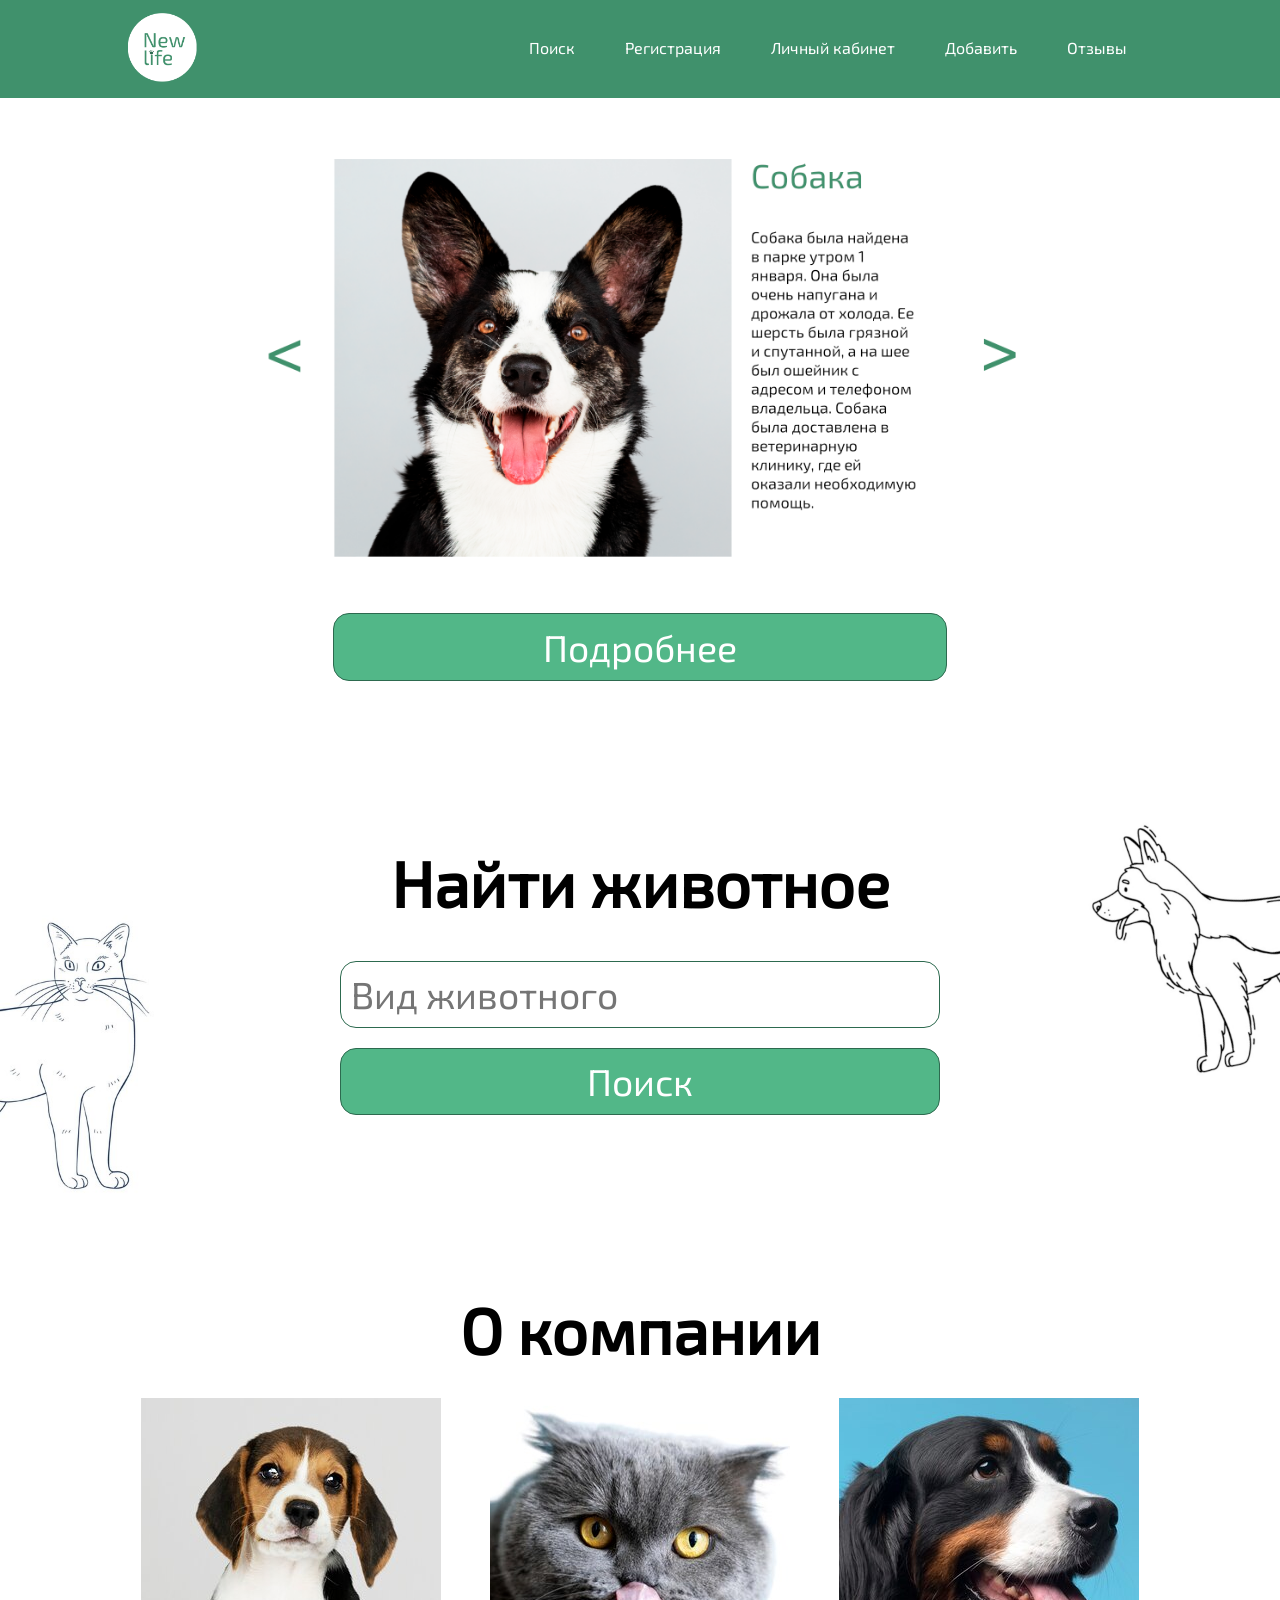
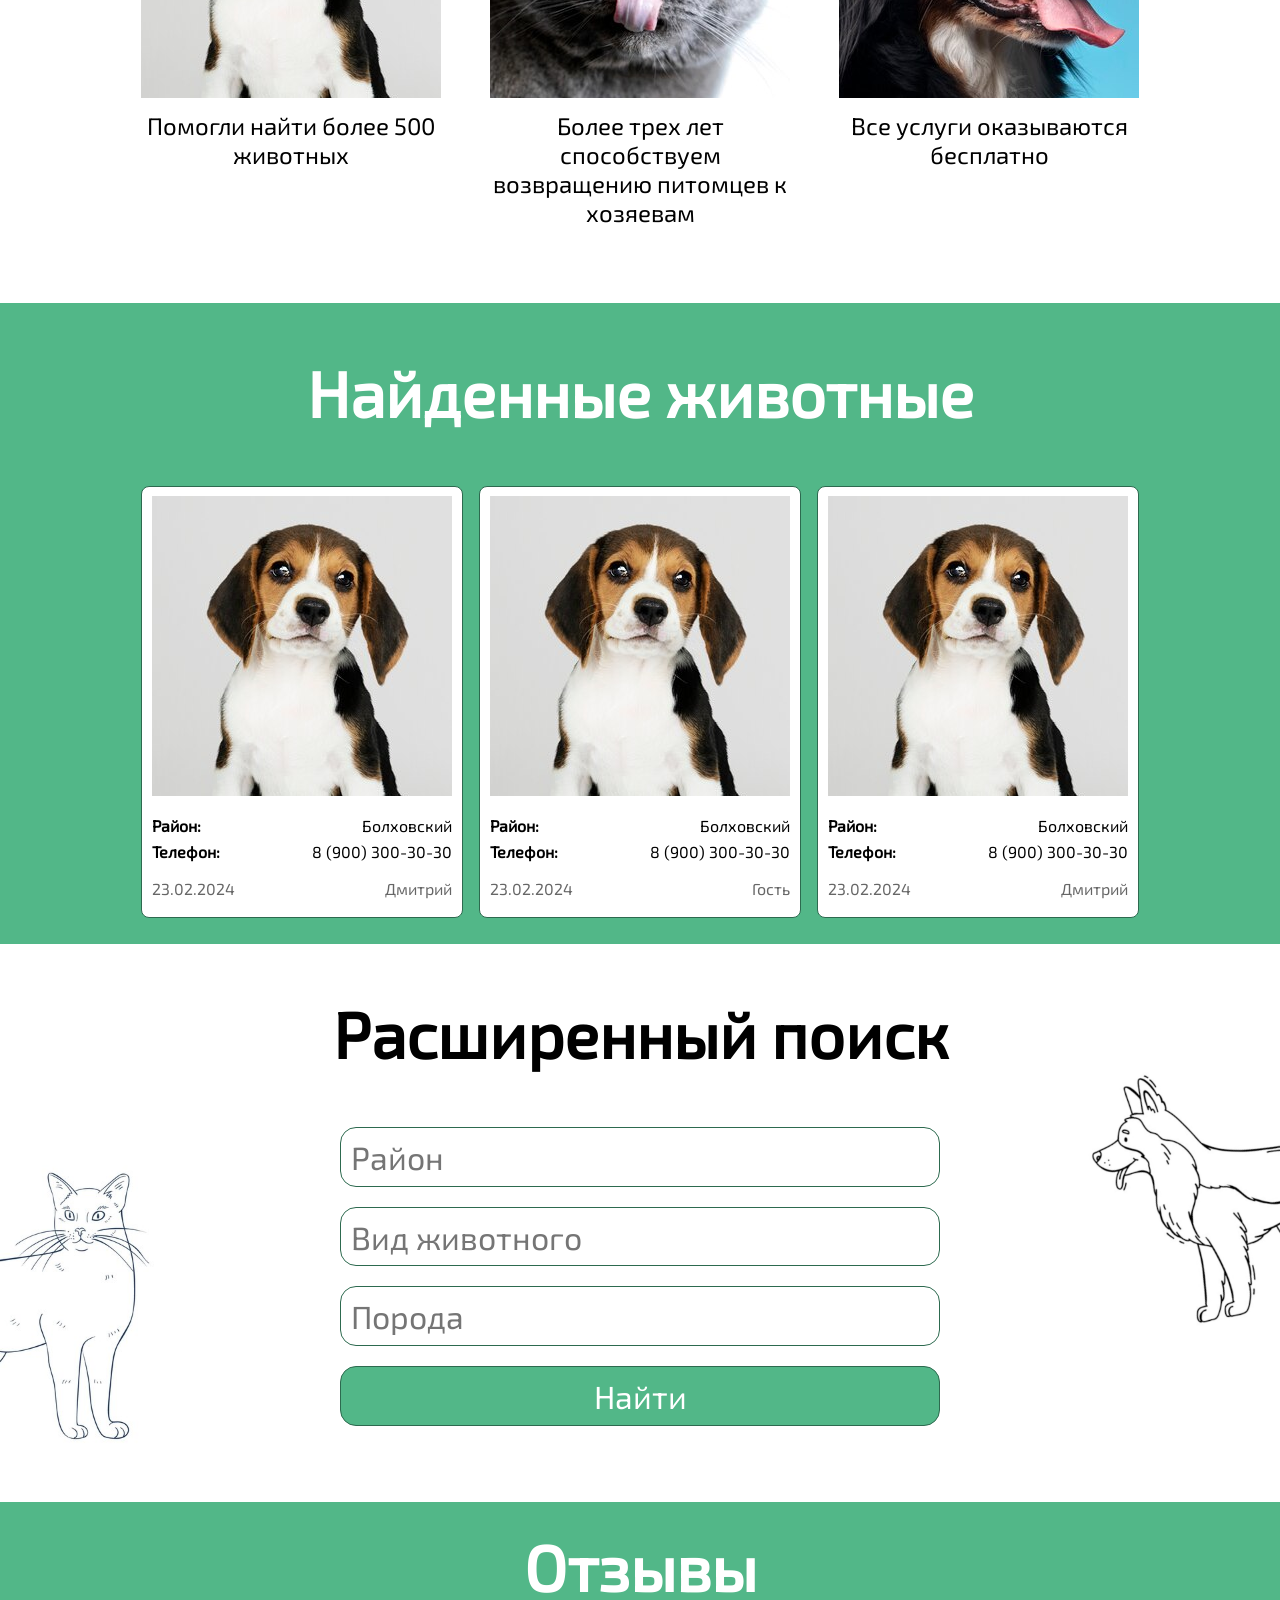
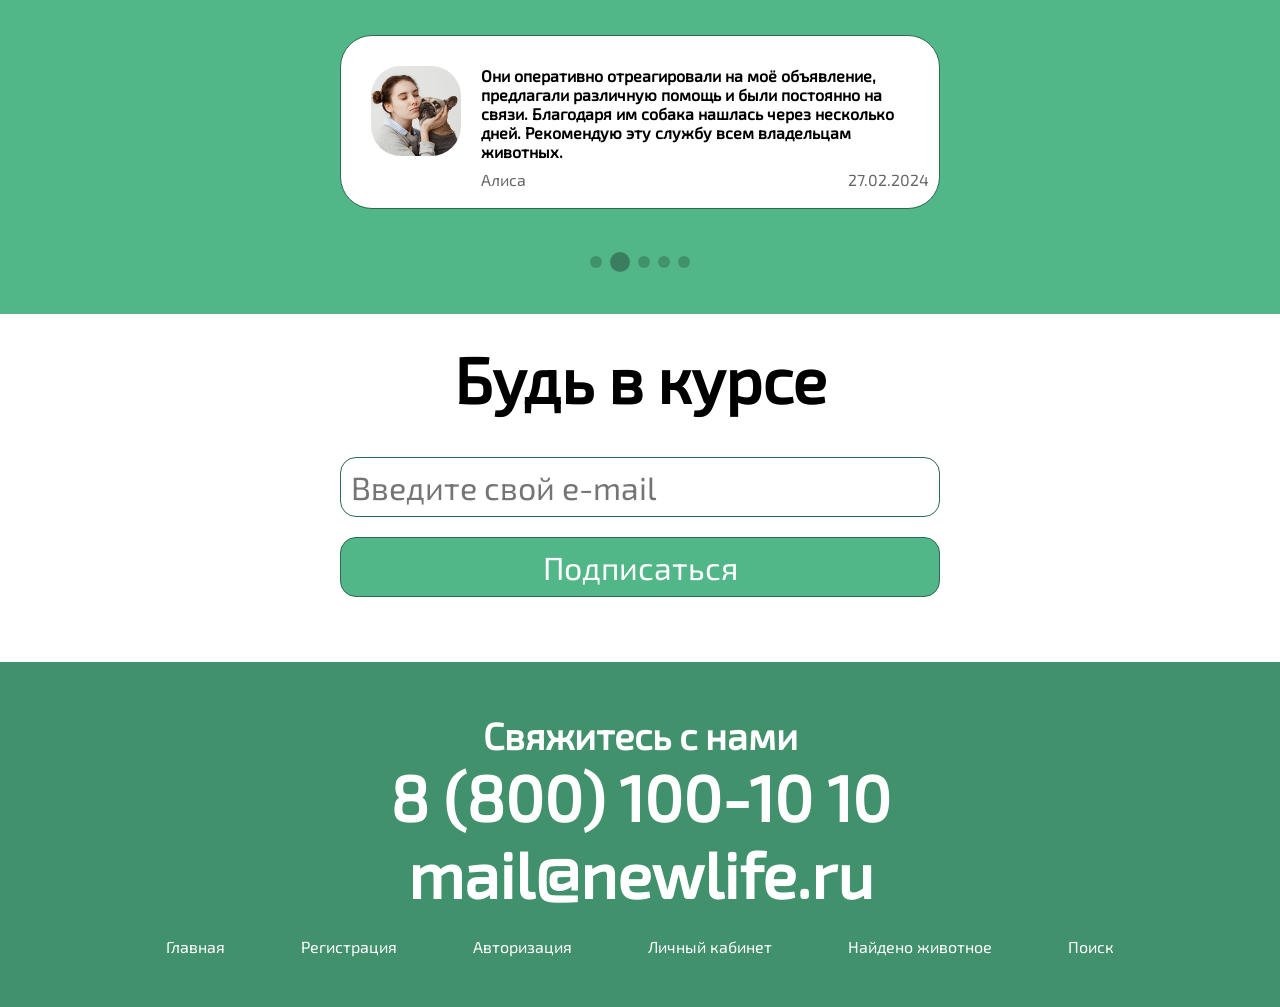
<file: index.html>
<!DOCTYPE html>
<html lang="en">
<head>
    <meta charset="UTF-8">
    <meta name="viewport" content="width=device-width, initial-scale=1.0">
    <title>Главная</title>
    <link rel="stylesheet" href="style/style.css">
</head>
<body>
    <!--Шапка сайта-->
    <header>
            <div class="wrapper">
                <div class="content">
                    <div class="logo">
                        <a href="index.html">
                            <img src="media/logo.png" alt="Логотип">
                        </a>
                    </div>
                    <nav>
                        <ul>
                            <li><a href="search.html">Поиск</a></li>
                            <li><a href="register.html">Регистрация</a></li>
                            <li><a href="profile.html">Личный кабинет</a></li>
                            <li><a href="add.html">Добавить</a></li>
                            <li><a href="index.html#comments">Отзывы</a></li>
                        </ul>
                    </nav>
                </div>
            </div>
    </header>
    <!--Слайдер баннер-->
        <section class="banner">
            <div class="wrapper">
                <div class="content"><img src="media/objavlenie.png" alt="Объявление">
                    <button onclick="parent.location='pet.html'">Подробнее</button>
                </div>
            </div>
        </section>
    <!--Блок быстрый поиск животного-->
    <section class="fastsearch">
        <div class="wrapper">
            <div class="content">
                <h2>Найти животное</h2>
                <form action="search.html">
                <input type="text" placeholder="Вид животного">
                <button>Поиск</button>
            </form>
            </div>
        </div>
    </section>

    <!--Блок О компании-->
    <section class="about">
        <div class="wrapper">
            <div class="content">
                <h2>О компании</h2>
                <div class="cards">
                    <div class="card">
                        <img src="media/cardpet1.png" alt="Изображение животного">
                        <p>Помогли найти более 500 животных</p>
                    </div>
                    <div class="card">
                        <img src="media/cardpet2.png"  alt="Изображение животного">
                        <p>Более трех лет способствуем возвращению питомцев к хозяевам</p>
                    </div>
                    <div class="card">
                        <img src="media/cardpet3.png"  alt="Изображение животного">
                        <p>Все услуги оказываются бесплатно</p>
                    </div>
                </div>
            </div>
        </div>
    </section>

 <!--Блок найденные животные-->
 <section class="find" id="find">
    <div class="wrapper">
        <div class="content">
            <h2>Найденные животные</h2>
            <div class="cards">
                <div class="found">
                    <img src="media/cardpet1.png"  alt="Изображение животного">
                    <div class="ident2"><h4>Район:</h4><p>Болховский</p></div>
                    <div class="ident"><h4>Телефон:</h4><p>8 (900) 300-30-30</p></div>
                    <div class="ident3"><p>23.02.2024</p><p>Дмитрий</p></div>
                </div>
                <div class="found">
                    <img src="media/cardpet1.png"  alt="Изображение животного">
                    <div class="ident2"><h4>Район:</h4><p>Болховский</p></div>
                    <div class="ident"><h4>Телефон:</h4><p>8 (900) 300-30-30</p></div>
                    <div class="ident3"><p>23.02.2024</p><p>Гость</p> </div>
                </div>
                <div class="found">
                    <img src="media/cardpet1.png"  alt="Изображение животного">
                    <div class="ident2"><h4>Район:</h4><p>Болховский</p></div>
                    <div class="ident"><h4>Телефон:</h4><p>8 (900) 300-30-30</p></div>
                    <div class="ident3"><p>23.02.2024</p><p>Дмитрий</p></div>
                    </div>
                </div>
            </div>
        </div>
 </section>
 <!--Блок расширенный поиска-->
<section class="fullsearch" id="fullsearch">
    <div class="wrapper">
        <div class="content">
            <h2>Расширенный поиск</h2>
            <form action="search.html">
                <input type="text" placeholder="Район">
                <input type="text" placeholder="Вид животного">
                <input type="text" placeholder="Порода">
                <button>Найти</button>
            </form>
        </div>
    </div>
</section>
<!--Блок отзывов-->
<section class="comments" id="comments">
    <div class="wrapper">
        <div class="content">
            <h2>Отзывы</h2>
            <div class="comment">
                <img src="media/comment.png" alt="фото хозяина">
                <div class="">
                <h4>Они оперативно отреагировали на моё объявление, предлагали различную помощь и были постоянно на связи. Благодаря им собака нашлась через несколько дней. Рекомендую эту службу всем владельцам животных.</h4>
                <div class="ident3"><p>Алиса</p> 
                    <p>27.02.2024</p>
                </div>
               
            </div>
            </div>
        </div>
        <div class="points">
            <div class="point"></div>
            <div class="point2"></div>
            <div class="point"></div>
            <div class="point"></div>
            <div class="point"></div>
        </div>
    </div>
</section>
<!--Блок подписки-->
<section class="sub">
    <div class="wrapper">
        <div class="content">
            <h2>Будь в курсе </h2>
            <input type="text" placeholder="Введите свой e-mail">
            <button>Подписаться</button>
        </div>
    </div>
</section>

<!--Подвал-->
<footer>
    <div class="wrapper">
        <div class="content">
            <h3>Свяжитесь с нами</h3>
            <h2>8 (800) 100-10 10</h2>
            <h2>mail@newlife.ru</h2>
            <nav>
                <ul>
                    <li><a href="index.html">Главная</a></li>
                    <li><a href="register.html">Регистрация</a></li>
                    <li><a href="login.html">Авторизация</a></li>
                    <li><a href="profile.html">Личный кабинет</a></li>
                    <li><a href="index.html#find">Найдено животное</a></li>
                    <li><a href="search.html#fullsearch">Поиск</a></li>
                </ul>
            </nav>
        </div>
    </div>
</footer>

</body>
</html>
</file>
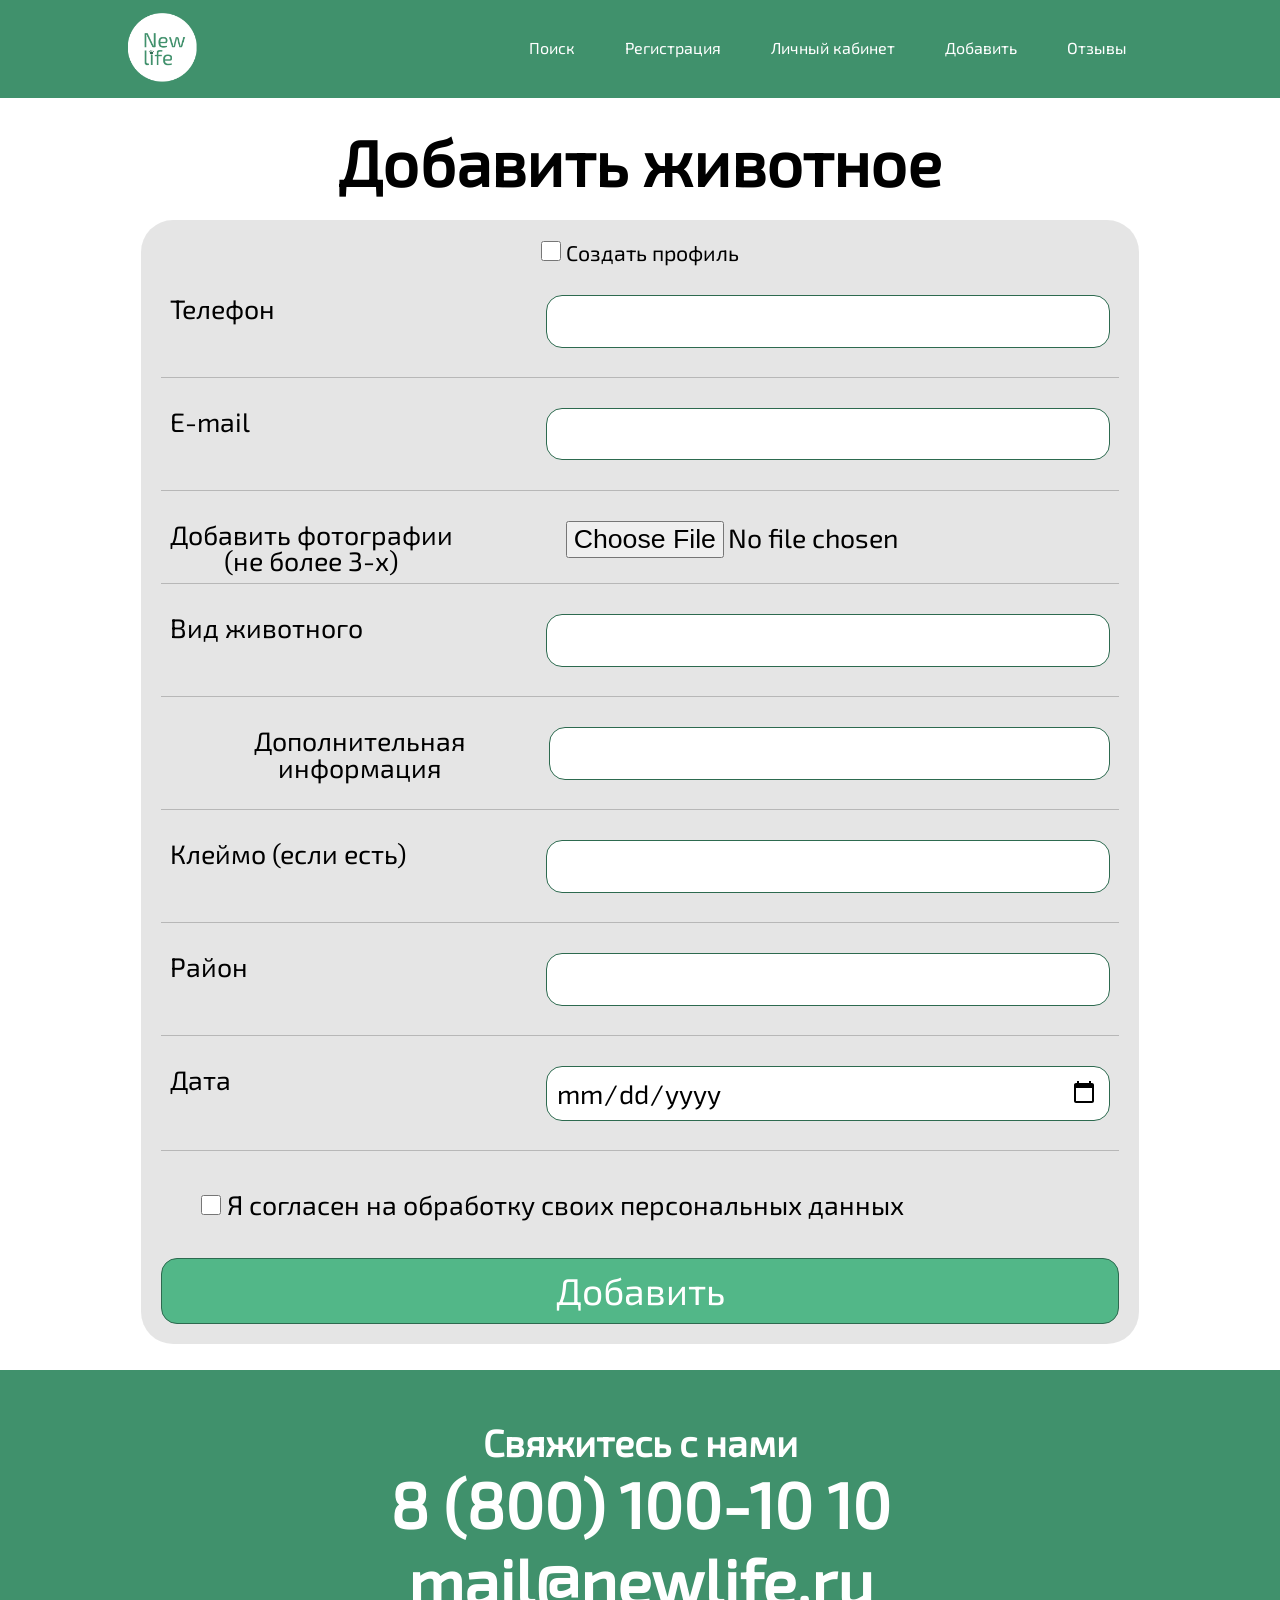
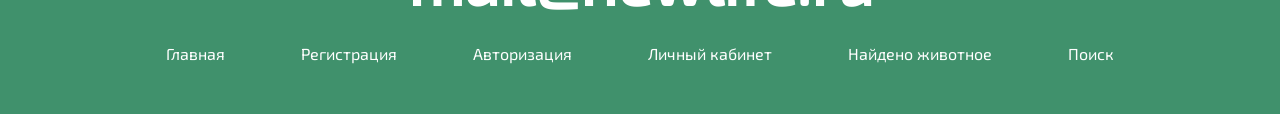
<file: add.html>
<!DOCTYPE html>
<html lang="en">
<head>
    <meta charset="UTF-8">
    <meta name="viewport" content="width=device-width, initial-scale=1.0">
    <title>Добавить животного</title>
    <link rel="stylesheet" href="style/style.css">
</head>
<body>
    <!--Шапка сайта-->
    <header>
            <div class="wrapper">
                <div class="content">
                    <div class="logo">
                        <a href="index.html">
                            <img src="media/logo.png" alt="Логотип">
                        </a>
                    </div>
                    <nav>
                        <ul>
                            <li><a href="search.html">Поиск</a></li>
                            <li><a href="register.html">Регистрация</a></li>
                            <li><a href="profile.html">Личный кабинет</a></li>
                            <li><a href="add.html">Добавить</a></li>
                            <li><a href="index.html#comments">Отзывы</a></li>
                        </ul>
                    </nav>
                </div>
            </div>
    </header>

<!--Добавить животное-->

<section class="add">
    <div class="wrapper">
        <div class="content">
            <h2>Добавить животное</h2>
            <div class="addcontent">
                <div class="sozd">
                    <input type="checkbox"> Создать профиль
                    <div id="malreg">
                        <input type="text" placeholder="E-mail">
                        <input type="password" placeholder="Пароль">
                        <input type="password" placeholder="Повторите пароль">
                    </div>
                </div>
            <div class="ident2"><p>Телефон</p><input type="text"></div>
            <div class="ident2"><p>E-mail</p><input type="text"></div>
            <div class="ident2"><p>Добавить фотографии <br>(не более 3-х)</p><input type="file"></div>
            <div class="ident2"><p>Вид животного</p><input type="text"></div>
            <div class="ident2"><p>Дополнительная информация</p><input type="text"></div>
            <div class="ident2"><p>Клеймо (если есть)</p><input type="text"></div>
            <div class="ident2"><p>Район</p><input type="text"></div>
            <div class="ident2"><p>Дата</p><input type="date"></div>
            <p class="sogl"><input type="checkbox"> Я согласен на обработку своих персональных данных</p>
            <button>Добавить</button> 
            </div>
        </div>
    </div>    
</section>

    <!--Подвал-->
<footer>
    <div class="wrapper">
        <div class="content">
            <h3>Свяжитесь с нами</h3>
            <h2>8 (800) 100-10 10</h2>
            <h2>mail@newlife.ru</h2>
            <nav>
                <ul>
                    <li><a href="index.html">Главная</a></li>
                    <li><a href="register.html">Регистрация</a></li>
                    <li><a href="login.html">Авторизация</a></li>
                    <li><a href="profile.html">Личный кабинет</a></li>
                    <li><a href="index.html#find">Найдено животное</a></li>
                    <li><a href="search.html#fullsearch">Поиск</a></li>
                </ul>
            </nav>
        </div>
    </div>
</footer>
</body>
</html>
</file>
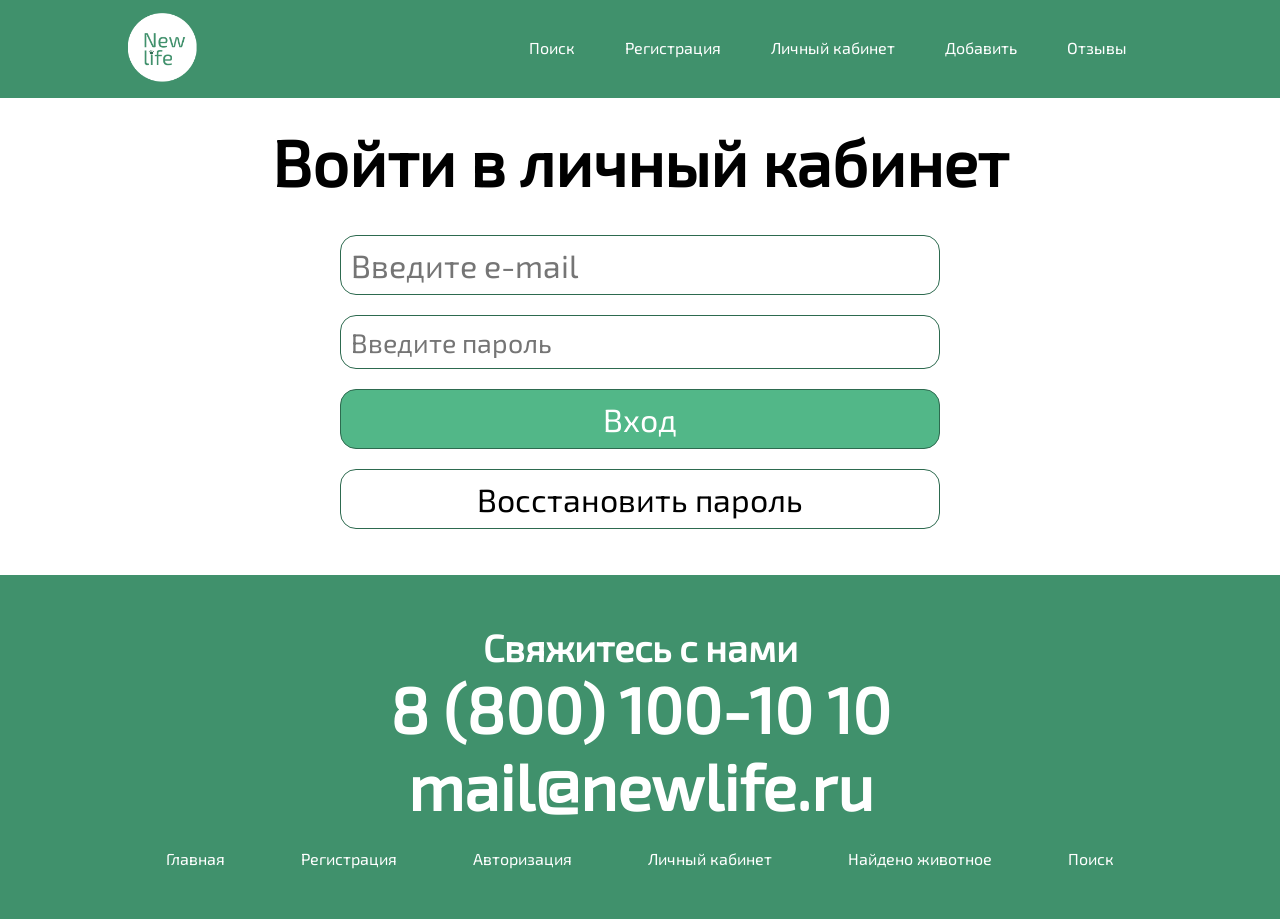
<file: login.html>
<!DOCTYPE html>
<html lang="en">
<head>
    <meta charset="UTF-8">
    <meta name="viewport" content="width=device-width, initial-scale=1.0">
    <title>Вход в личный кабинет</title>
    <link rel="stylesheet" href="style/style.css">
</head>
<body>
    <!--Шапка сайта-->
    <header>
            <div class="wrapper">
                <div class="content">
                    <div class="logo">
                        <a href="index.html">
                            <img src="media/logo.png" alt="Логотип">
                        </a>
                    </div>
                    <nav>
                        <ul>
                            <li><a href="search.html">Поиск</a></li>
                            <li><a href="register.html">Регистрация</a></li>
                            <li><a href="profile.html">Личный кабинет</a></li>
                            <li><a href="add.html">Добавить</a></li>
                            <li><a href="index.html#comments">Отзывы</a></li>
                        </ul>
                    </nav>
                </div>
            </div>
    </header>
<!--Вход в личный кабинет-->
<section class="login">
    <div class="wrapper">
        <div class="content">
            <h2>Войти в личный кабинет</h2>
            <form action="profile.html">
            <input type="email" required placeholder="Введите e-mail">
            <input type="password" required placeholder="Введите пароль">
            <button >Вход</button>
            <button class="butonactiv">Восстановить пароль</button> 
        </form>
        </div>
    </div>
</section>

    <!--Подвал-->
<footer>
    <div class="wrapper">
        <div class="content">
            <h3>Свяжитесь с нами</h3>
            <h2>8 (800) 100-10 10</h2>
            <h2>mail@newlife.ru</h2>
            <nav>
                <ul>
                    <li><a href="index.html">Главная</a></li>
                    <li><a href="register.html">Регистрация</a></li>
                    <li><a href="login.html">Авторизация</a></li>
                    <li><a href="profile.html">Личный кабинет</a></li>
                    <li><a href="index.html#find">Найдено животное</a></li>
                    <li><a href="search.html#fullsearch">Поиск</a></li>
                </ul>
            </nav>
        </div>
    </div>
</footer>
</body>
</html>
</file>
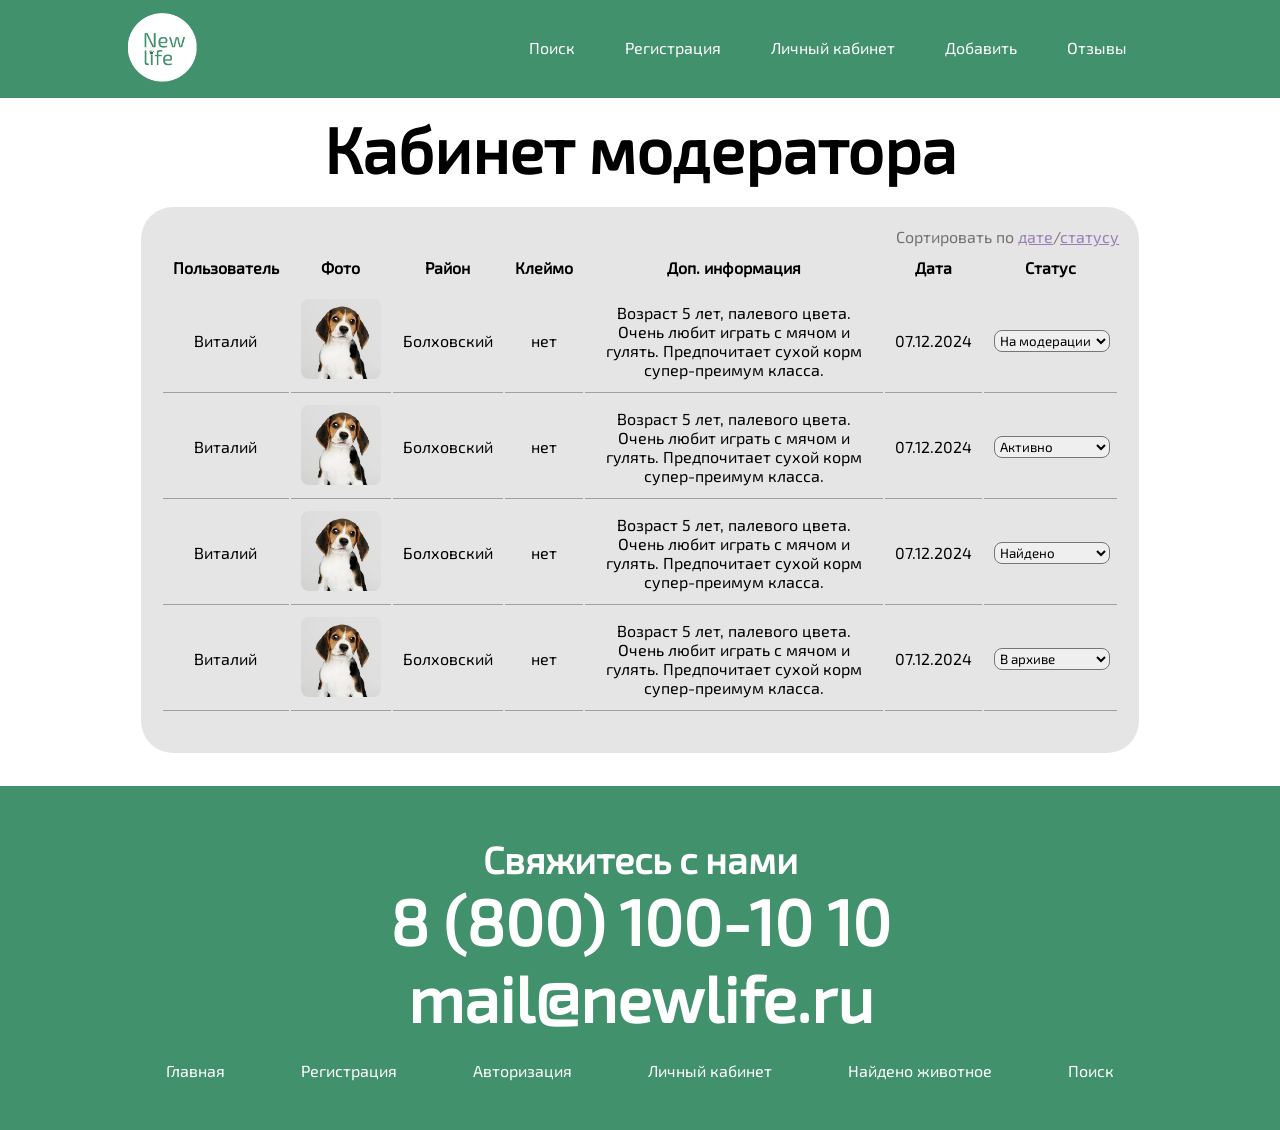
<file: orders-management.html>
<!DOCTYPE html>
<html lang="en">
<head>
    <meta charset="UTF-8">
    <meta name="viewport" content="width=device-width, initial-scale=1.0">
    <title>Кабинет модератора</title>
    <link rel="stylesheet" href="style/style.css">
</head>
<body>
    <!--Шапка сайта-->
    <header>
            <div class="wrapper">
                <div class="content">
                    <div class="logo">
                        <a href="index.html">
                            <img src="media/logo.png" alt="Логотип">
                        </a>
                    </div>
                    <nav>
                        <ul>
                            <li><a href="search.html">Поиск</a></li>
                            <li><a href="register.html">Регистрация</a></li>
                            <li><a href="profile.html">Личный кабинет</a></li>
                            <li><a href="add.html">Добавить</a></li>
                            <li><a href="index.html#comments">Отзывы</a></li>
                        </ul>
                    </nav>
                </div>
            </div>
    </header>

<!--Кабинет модератора-->
<section class="orders">
    <div class="wrapper div content">
        <h2>Кабинет модератора</h2>
        <div class="basa">
            <div class="sort">
                Сортировать по <a href="">дате</a>/<a href="">статусу</a>
            </div>
            <table>
                <thead>
                    <tr>
                        <th>Пользователь</th>
                        <th>Фото</th>
                        <th>Район</th>
                        <th>Клеймо</th>
                        <th>Доп. информация</th>
                        <th>Дата</th>
                        <th>Статус</th>
                    </tr>
                </thead>
                <tbody>
                    <tr>
                        <td>Виталий</td>
                        <td><img src="media/cardpet1.png" alt="Собака"></td>
                        <td>Болховский</td>
                        <td>нет</td>
                        <td>Возраст 5 лет, палевого цвета. Очень любит играть с мячом и гулять. Предпочитает сухой корм супер-преимум класса.</td>
                        <td>07.12.2024</td>
                        <td>
                            <select>
                                <option value="" selected>На модерации</option>
                                <option value="">Активно</option>
                                <option value="">Найдено</option>
                                <option value="">В архиве</option>
                            </select>
                        </td>
                    </tr>
                    <tr>
                        <td>Виталий</td>
                        <td><img src="media/cardpet1.png" alt="Собака"></td>
                        <td>Болховский</td>
                        <td>нет</td>
                        <td>Возраст 5 лет, палевого цвета. Очень любит играть с мячом и гулять. Предпочитает сухой корм супер-преимум класса.</td>
                        <td>07.12.2024</td>
                        <td>
                            <select>
                                <option value="">На модерации</option>
                                <option value="" selected>Активно</option>
                                <option value="">Найдено</option>
                                <option value="">В архиве</option>
                            </select>
                        </td>
                    </tr>
                    <tr>
                        <td>Виталий</td>
                        <td><img src="media/cardpet1.png" alt="Собака"></td>
                        <td>Болховский</td>
                        <td>нет</td>
                        <td>Возраст 5 лет, палевого цвета. Очень любит играть с мячом и гулять. Предпочитает сухой корм супер-преимум класса.</td>
                        <td>07.12.2024</td>
                        <td>
                            <select>
                                <option value="">На модерации</option>
                                <option value="">Активно</option>
                                <option value="" selected>Найдено</option>
                                <option value="">В архиве</option>
                            </select>
                        </td>
                    </tr>
                    <tr>
                        <td>Виталий</td>
                        <td><img src="media/cardpet1.png" alt="Собака"></td>
                        <td>Болховский</td>
                        <td>нет</td>
                        <td>Возраст 5 лет, палевого цвета. Очень любит играть с мячом и гулять. Предпочитает сухой корм супер-преимум класса.</td>
                        <td>07.12.2024</td>
                        <td>
                            <select>
                                <option value="">На модерации</option>
                                <option value="">Активно</option>
                                <option value="">Найдено</option>
                                <option value="" selected>В архиве</option>
                            </select>
                        </td>
                    </tr>
                </tbody>
            </table>
        </div>
    </div>
</section>


    <!--Подвал-->
<footer>
    <div class="wrapper">
        <div class="content">
            <h3>Свяжитесь с нами</h3>
            <h2>8 (800) 100-10 10</h2>
            <h2>mail@newlife.ru</h2>
            <nav>
                <ul>
                    <li><a href="index.html">Главная</a></li>
                    <li><a href="register.html">Регистрация</a></li>
                    <li><a href="login.html">Авторизация</a></li>
                    <li><a href="profile.html">Личный кабинет</a></li>
                    <li><a href="index.html#find">Найдено животное</a></li>
                    <li><a href="search.html#fullsearch">Поиск</a></li>
                </ul>
            </nav>
        </div>
    </div>
</footer>
</body>
</html>
</file>
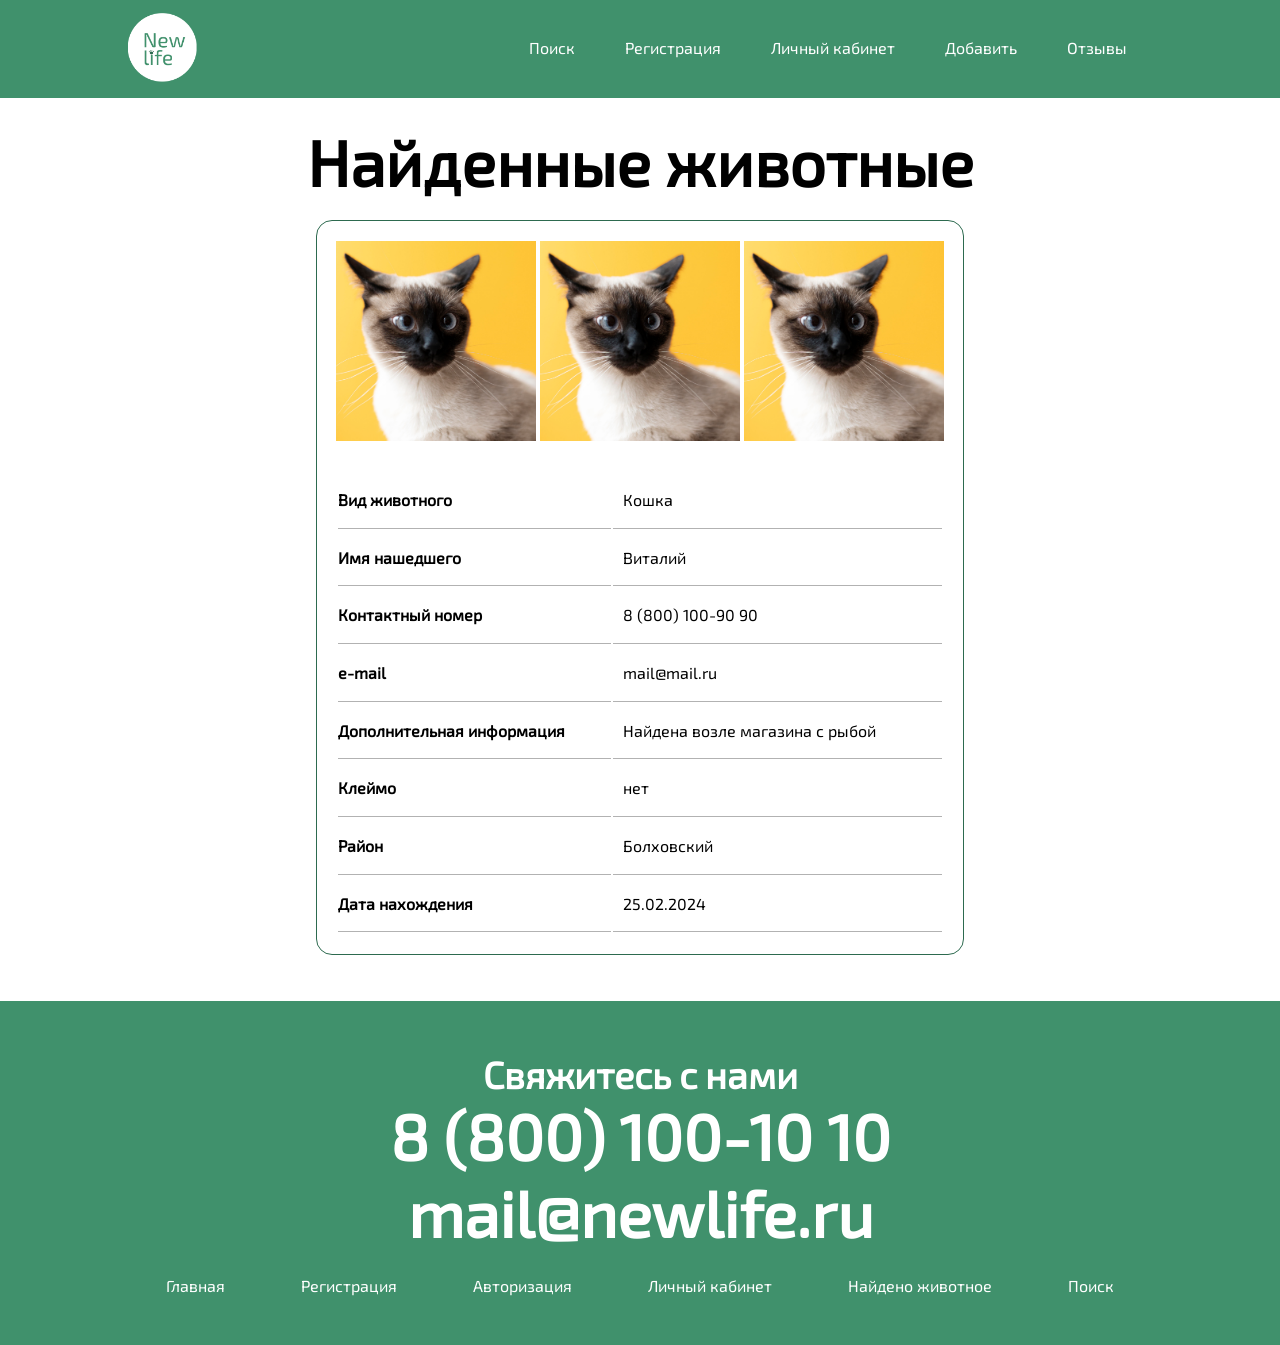
<file: pet.html>
<!DOCTYPE html>
<html lang="en">
<head>
    <meta charset="UTF-8">
    <meta name="viewport" content="width=device-width, initial-scale=1.0">
    <title>Карточка животного</title>
    <link rel="stylesheet" href="style/style.css">
</head>
<body>
    <!--Шапка сайта-->
    <header>
            <div class="wrapper">
                <div class="content">
                    <div class="logo">
                        <a href="index.html">
                            <img src="media/logo.png" alt="Логотип">
                        </a>
                    </div>
                    <nav>
                        <ul>
                            <li><a href="search.html">Поиск</a></li>
                            <li><a href="register.html">Регистрация</a></li>
                            <li><a href="profile.html">Личный кабинет</a></li>
                            <li><a href="add.html">Добавить</a></li>
                            <li><a href="index.html#comments">Отзывы</a></li>
                        </ul>
                    </nav>
                </div>
            </div>
    </header>
<!--Карточка животного-->
<section class="petinfo">
    <div class="wrapper">
        <div class="content">
            <h2>Найденные животные</h2>
            <div class="petcard">
            <div class="petimg">
                <img src="media/pet1.jpg" alt="Кошка">
                <img src="media/pet1.jpg" alt="Кошка">
                <img src="media/pet1.jpg" alt="Кошка">
            </div>
            <table>
                <tbody>
                    <tr>
                        <th>Вид животного</th>
                        <td>Кошка</td>
                    </tr>
                    <tr>
                        <th>Имя нашедшего</th>
                        <td>Виталий</td>
                    </tr>
                    <tr>
                        <th>Контактный номер</th>
                        <td>8 (800) 100-90 90</td>
                    </tr>
                    <tr>
                        <th>e-mail</th>
                        <td>mail@mail.ru</td>
                    </tr>
                    <tr>
                        <th>Дополнительная информация</th>
                        <td>Найдена возле магазина с рыбой </td>
                    </tr>
                    <tr>
                        <th>Клеймо</th>
                        <td>нет</td>
                    </tr>
                    <tr>
                        <th>Район</th>
                        <td>Болховский</td>
                    </tr>
                    <tr>
                        <th>Дата нахождения</th>
                        <td>25.02.2024</td>
                    </tr>
                </tbody>
            </table>
        </div>
        </div>
    </div>
</section>


    <!--Подвал-->
<footer>
    <div class="wrapper">
        <div class="content">
            <h3>Свяжитесь с нами</h3>
            <h2>8 (800) 100-10 10</h2>
            <h2>mail@newlife.ru</h2>
            <nav>
                <ul>
                    <li><a href="index.html">Главная</a></li>
                    <li><a href="register.html">Регистрация</a></li>
                    <li><a href="login.html">Авторизация</a></li>
                    <li><a href="profile.html">Личный кабинет</a></li>
                    <li><a href="index.html#find">Найдено животное</a></li>
                    <li><a href="search.html#fullsearch">Поиск</a></li>
                </ul>
            </nav>
        </div>
    </div>
</footer>
</body>
</html>
</file>
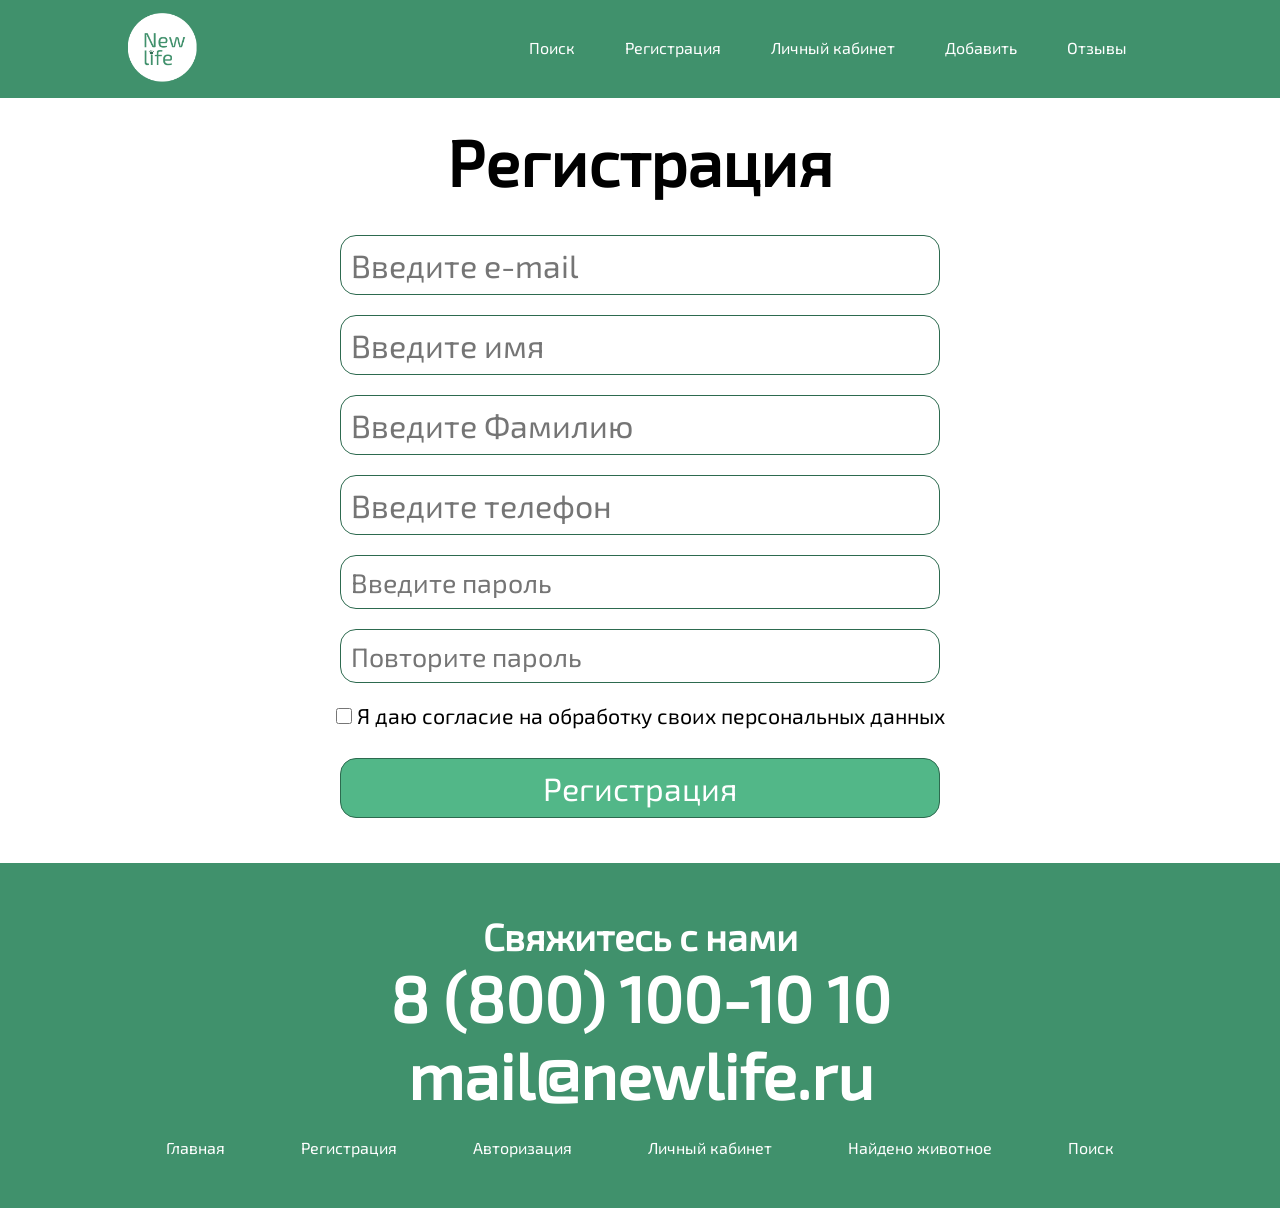
<file: register.html>
<!DOCTYPE html>
<html lang="en">
<head>
    <meta charset="UTF-8">
    <meta name="viewport" content="width=device-width, initial-scale=1.0">
    <title>Регистрация</title>
    <link rel="stylesheet" href="style/style.css">
</head>
<body>
    <!--Шапка сайта-->
    <header>
            <div class="wrapper">
                <div class="content">
                    <div class="logo">
                        <a href="index.html">
                            <img src="media/logo.png" alt="Логотип">
                        </a>
                    </div>
                    <nav>
                        <ul>
                            <li><a href="search.html">Поиск</a></li>
                            <li><a href="register.html">Регистрация</a></li>
                            <li><a href="profile.html">Личный кабинет</a></li>
                            <li><a href="add.html">Добавить</a></li>
                            <li><a href="index.html#comments">Отзывы</a></li>
                        </ul>
                    </nav>
                </div>
            </div>
    </header>

<!--Регистрация-->
<section class="login">
    <div class="wrapper">
        <div class="content">
            <h2>Регистрация</h2>
            <form action="profile.html">
            <input type="email" required placeholder="Введите e-mail">
            <input type="text" required placeholder="Введите имя">
            <input type="text" required placeholder="Введите Фамилию">
            <input type="text" required placeholder="Введите телефон">
            <input type="password" required placeholder="Введите пароль">
            <input type="password" required placeholder="Повторите пароль">
           <p> <input type="checkbox" required> Я даю согласие на обработку своих персональных данных</p>
            <button>Регистрация</button>
        </form>
        </div>
    </div>
</section>

    <!--Подвал-->
<footer>
    <div class="wrapper">
        <div class="content">
            <h3>Свяжитесь с нами</h3>
            <h2>8 (800) 100-10 10</h2>
            <h2>mail@newlife.ru</h2>
            <nav>
                <ul>
                    <li><a href="index.html">Главная</a></li>
                    <li><a href="register.html">Регистрация</a></li>
                    <li><a href="login.html">Авторизация</a></li>
                    <li><a href="profile.html">Личный кабинет</a></li>
                    <li><a href="index.html#find">Найдено животное</a></li>
                    <li><a href="search.html#fullsearch">Поиск</a></li>
                </ul>
            </nav>
        </div>
    </div>
</footer>
</body>
</html>
</file>
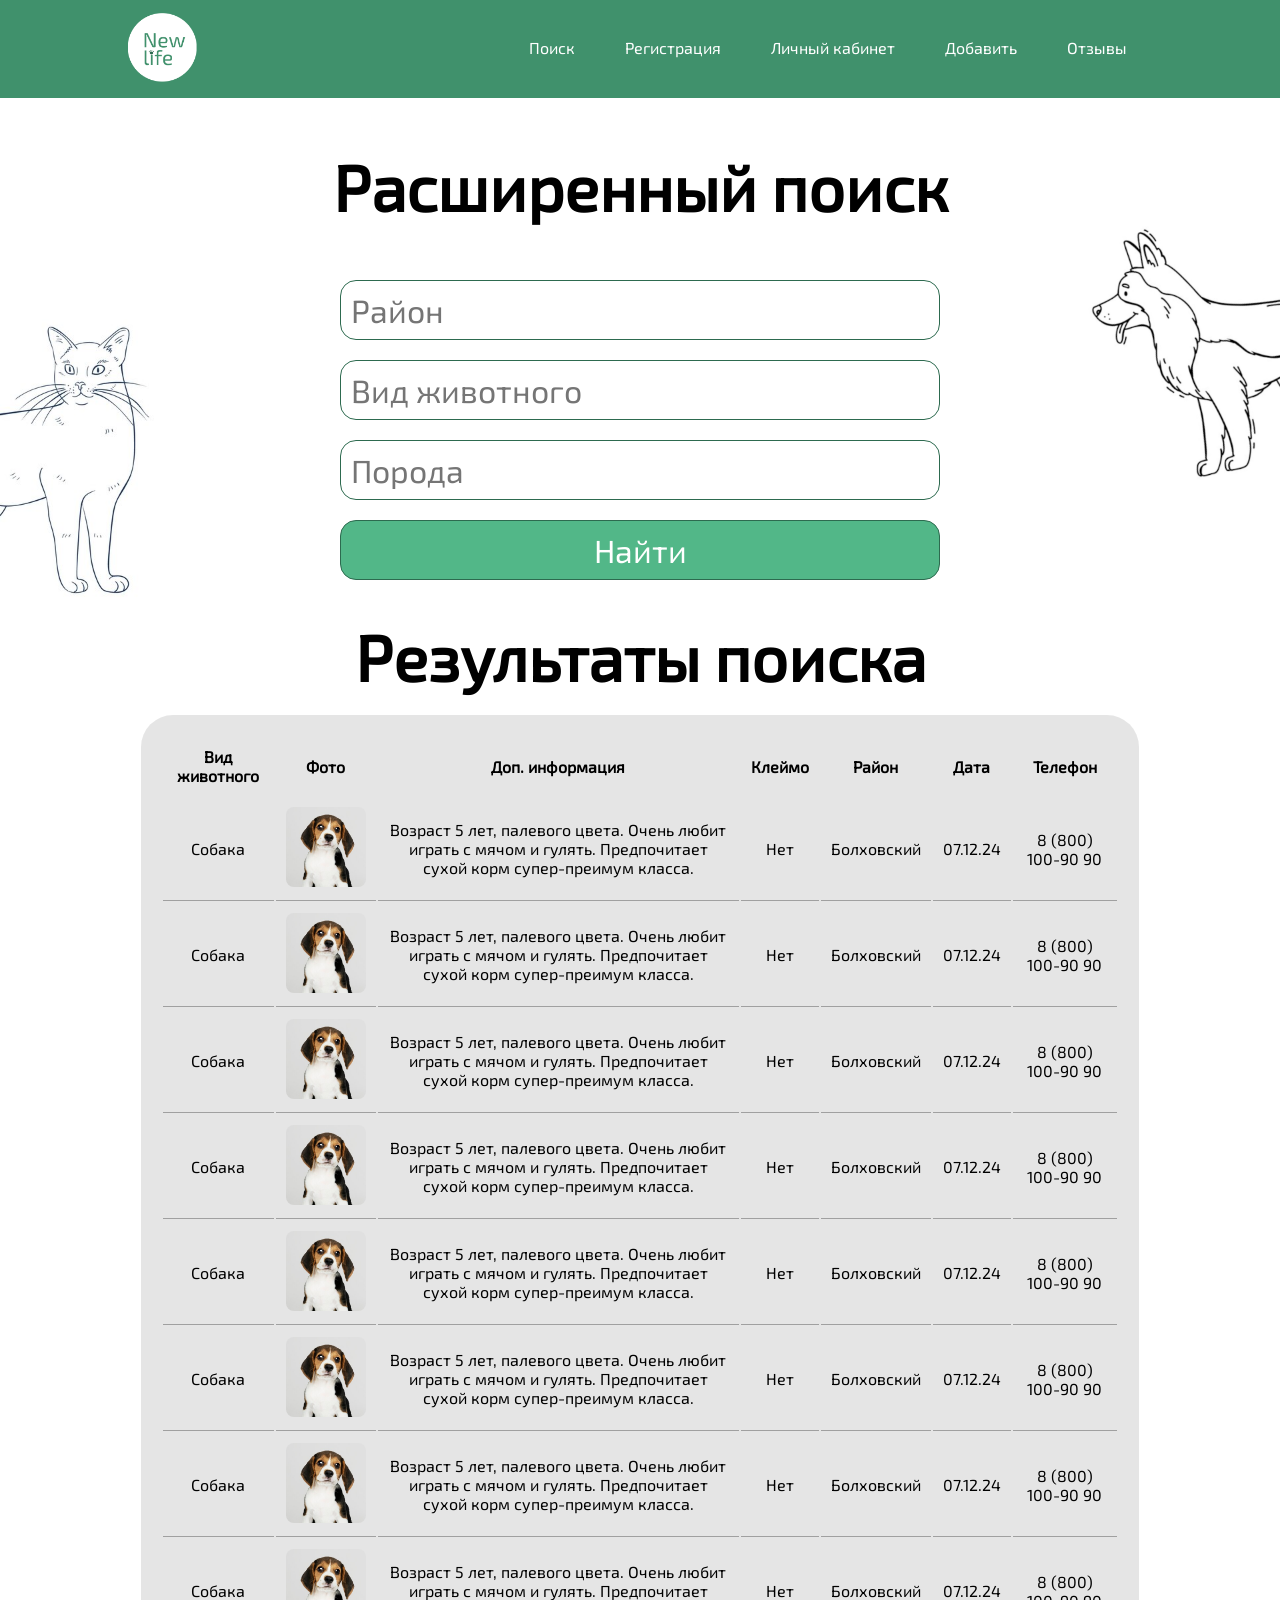
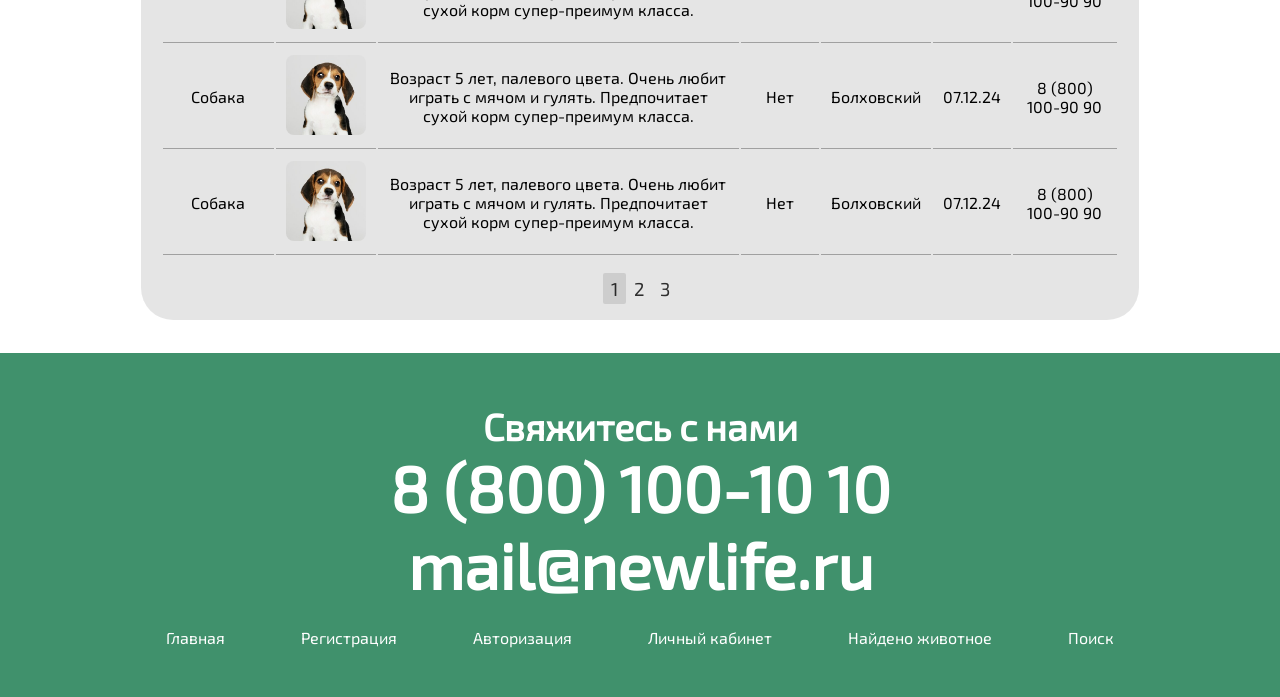
<file: search.html>
<!DOCTYPE html>
<html lang="en">
<head>
    <meta charset="UTF-8">
    <meta name="viewport" content="width=device-width, initial-scale=1.0">
    <title>Результаты поиска</title>
    <link rel="stylesheet" href="style/style.css">
</head>
<body>
    <!--Шапка сайта-->
    <header>
            <div class="wrapper">
                <div class="content">
                    <div class="logo">
                        <a href="index.html">
                            <img src="media/logo.png" alt="Логотип">
                        </a>
                    </div>
                    <nav>
                        <ul>
                            <li><a href="search.html">Поиск</a></li>
                            <li><a href="register.html">Регистрация</a></li>
                            <li><a href="profile.html">Личный кабинет</a></li>
                            <li><a href="add.html">Добавить</a></li>
                            <li><a href="index.html#comments">Отзывы</a></li>
                        </ul>
                    </nav>
                </div>
            </div>
    </header>

<!--Поиск-->
<section class="fullsearch" id="fullsearch">
    <div class="wrapper">
        <div class="content">
            <h2>Расширенный поиск</h2>
            <form action="search.html">
            <input type="text" placeholder="Район">
            <input type="text" placeholder="Вид животного">
            <input type="text" placeholder="Порода">
            <button>Найти</button>
        </form>
        </div>
    </div>
</section>
<section class="orders">
    <div class="wrapper div content">
        <h2>Результаты поиска</h2>
        <div class="basa">
            <table>
                <thead>
            <tr>
                <th>Вид животного</th>
                <th>Фото</th>
                <th>Доп. информация</th>
                <th>Клеймо</th>
                <th>Район</th>
                <th>Дата</th>
                <th>Телефон</th>
            </tr>
                </thead>
                <tbody>
            <tr>
                <td>Собака</td>
                <td><img src="media/cardpet1.png" alt="Собака"></td>
                <td>Возраст 5 лет, палевого цвета. Очень любит играть с мячом и гулять. Предпочитает сухой корм супер-преимум класса.</td>
                <td>Нет</td>
                <td>Болховский</td>
                <td>07.12.24</td>
                <td>8 (800) 100-90 90</td>
            </tr>
            <tr>
                <td>Собака</td>
                <td><img src="media/cardpet1.png" alt="Собака"></td>
                <td>Возраст 5 лет, палевого цвета. Очень любит играть с мячом и гулять. Предпочитает сухой корм супер-преимум класса.</td>
                <td>Нет</td>
                <td>Болховский</td>
                <td>07.12.24</td>
                <td>8 (800) 100-90 90</td>
            </tr>
            <tr>
                <td>Собака</td>
                <td><img src="media/cardpet1.png" alt="Собака"></td>
                <td>Возраст 5 лет, палевого цвета. Очень любит играть с мячом и гулять. Предпочитает сухой корм супер-преимум класса.</td>
                <td>Нет</td>
                <td>Болховский</td>
                <td>07.12.24</td>
                <td>8 (800) 100-90 90</td>
            </tr>
            <tr>
                <td>Собака</td>
                <td><img src="media/cardpet1.png" alt="Собака"></td>
                <td>Возраст 5 лет, палевого цвета. Очень любит играть с мячом и гулять. Предпочитает сухой корм супер-преимум класса.</td>
                <td>Нет</td>
                <td>Болховский</td>
                <td>07.12.24</td>
                <td>8 (800) 100-90 90</td>
            </tr>
            <tr>
                <td>Собака</td>
                <td><img src="media/cardpet1.png" alt="Собака"></td>
                <td>Возраст 5 лет, палевого цвета. Очень любит играть с мячом и гулять. Предпочитает сухой корм супер-преимум класса.</td>
                <td>Нет</td>
                <td>Болховский</td>
                <td>07.12.24</td>
                <td>8 (800) 100-90 90</td>
            </tr>
            <tr>
                <td>Собака</td>
                <td><img src="media/cardpet1.png" alt="Собака"></td>
                <td>Возраст 5 лет, палевого цвета. Очень любит играть с мячом и гулять. Предпочитает сухой корм супер-преимум класса.</td>
                <td>Нет</td>
                <td>Болховский</td>
                <td>07.12.24</td>
                <td>8 (800) 100-90 90</td>
            </tr>
            <tr>
                <td>Собака</td>
                <td><img src="media/cardpet1.png" alt="Собака"></td>
                <td>Возраст 5 лет, палевого цвета. Очень любит играть с мячом и гулять. Предпочитает сухой корм супер-преимум класса.</td>
                <td>Нет</td>
                <td>Болховский</td>
                <td>07.12.24</td>
                <td>8 (800) 100-90 90</td>
            </tr>
            <tr>
                <td>Собака</td>
                <td><img src="media/cardpet1.png" alt="Собака"></td>
                <td>Возраст 5 лет, палевого цвета. Очень любит играть с мячом и гулять. Предпочитает сухой корм супер-преимум класса.</td>
                <td>Нет</td>
                <td>Болховский</td>
                <td>07.12.24</td>
                <td>8 (800) 100-90 90</td>
            </tr>
            <tr>
                <td>Собака</td>
                <td><img src="media/cardpet1.png" alt="Собака"></td>
                <td>Возраст 5 лет, палевого цвета. Очень любит играть с мячом и гулять. Предпочитает сухой корм супер-преимум класса.</td>
                <td>Нет</td>
                <td>Болховский</td>
                <td>07.12.24</td>
                <td>8 (800) 100-90 90</td>
            </tr>
            <tr>
                <td>Собака</td>
                <td><img src="media/cardpet1.png" alt="Собака"></td>
                <td>Возраст 5 лет, палевого цвета. Очень любит играть с мячом и гулять. Предпочитает сухой корм супер-преимум класса.</td>
                <td>Нет</td>
                <td>Болховский</td>
                <td>07.12.24</td>
                <td>8 (800) 100-90 90</td>
            </tr>
                </tbody>
                    </table>
            <div class="pages"><a href="#" class="pagenumber">1</a><a href="#">2</a><a href="#">3</a></div>
        </div>
    </div>
</section>


    <!--Подвал-->
<footer>
    <div class="wrapper">
        <div class="content">
            <h3>Свяжитесь с нами</h3>
            <h2>8 (800) 100-10 10</h2>
            <h2>mail@newlife.ru</h2>
            <nav>
                <ul>
                    <li><a href="index.html">Главная</a></li>
                    <li><a href="register.html">Регистрация</a></li>
                    <li><a href="login.html">Авторизация</a></li>
                    <li><a href="profile.html">Личный кабинет</a></li>
                    <li><a href="index.html#find">Найдено животное</a></li>
                    <li><a href="search.html#fullsearch">Поиск</a></li>
                </ul>
            </nav>
        </div>
    </div>
</footer>
</body>
</html>
</file>
<file: style/style.css>
/*Подключение шрифта*/
@font-face {
    font-family: "Exo2-Regular";
    src: url("Exo2-Regular.ttf");
}

/*Настройка для всей страницы*/
*{
    font-family: "Exo2-Regular";
    margin: 0;
    padding: 0;
    box-sizing: border-box;
}
/*Общие настройки элементов*/
.wrapper{
    padding: 1% 0;
}
.content{
    width: 80%;
    margin: 0 auto;
    text-align: center;
    padding: 1%;
    overflow: hidden;
}
h1{
    font-size: 72pt;
}
h2{
    font-size: 48pt;
}
h3{
    font-size: 28pt;
}
button{
    font-size: 28pt;
    padding: 1%;
    border-radius: 16px;
    border: 1px solid #2d6a4f;
    background-color: #52b788;
    color: white;
    cursor: pointer;
}
/*Настройка шапки*/
header{
    background-color: #40916C;
    color: white;
}
header nav ul{
    display: flex;
    justify-content: space-between;
    list-style-type: none;
}
header img{
    height: 69px;
}
header div.content{
    padding: 0;
    display: flex;
    justify-content: space-between;
}
header li{
    padding: 25px;
}
header a{
    text-decoration: none;
    color: white;
}
/*Настройка баннера слайдера*/
.banner .content{
    padding: 0;
}

.banner img{
    height: 500px;
}
.banner button{
    width: 60%;
}
/*Настройка Быстрый поиск животного*/
.fastsearch{
    background-image: url("../media/background.png");
    background-size: cover;
}
.fastsearch .content{
    margin: 125px auto;
}
.fastsearch h2{
    margin-bottom: 40px;
}
.fastsearch input[type=text]{
    font-size: 28pt;
    padding: 1%;
    border-radius: 16px;
    border: 1px solid #2d6a4f;
    color: black;
    width: 60%;
    margin-bottom: 20px;
}
.fastsearch button{
    width: 60%;
}
/*Настройка фактов о компании*/
.cards{
    margin-top: 30px;
    display: flex;
    justify-content: space-between;
}
.card{
    width: 300px;
}
.card img{
    margin-bottom: 10px;
}
.card p{
    font-size: 18pt;
}
/*Настройка найденных животных*/
.ident{
    display: flex;
    justify-content: space-between;
    line-height: 28pt;
}
.ident2{
    display: flex;
    justify-content: space-between;
    line-height: 10pt;
}
.ident3{
    display: flex;
    justify-content: space-between;
    line-height: 28pt;
    color: rgba(0,0,0, 0.6);
}
.found{
    border: 1px solid #2d6a4f;
    border-radius: 8px;
    padding: 1%;
    background-color: white;
}
.found img{
    padding-bottom: 20px;
}
.find{
    background-color: #52b788;
    margin-top: 50px;
    }
.find h2{
    padding: 25px;
    color: white;
} 


/*Настройка расширенный поиск*/
.fullsearch input[type=text]{
    font-size: 24pt;
    padding: 1%;
    border-radius: 16px;
    border: 1px solid #2d6a4f;
    color: black;
    width: 60%;
    margin-bottom: 20px;
}
.fullsearch button{
        width: 60%;
        font-size: 24pt;
}
.fullsearch h2{
    margin-bottom: 30px;
    padding: 25px;
}
.fullsearch{
        background-image: url("../media/background.png");
        background-size: cover;
}
/*Настройка блока отзыва*/
.comment{
    width: 60%;
    padding: 1%;
    margin: 0 auto;
    border: 1px solid #2d6a4f;
    border-radius: 32px;
    display: flex;
    justify-content: space-between;
    margin-top: 30px;
    background-color: white;
}
.comments img{
    width: 130px;
    height: 130px;
    border-radius: 50px;
    padding: 20px;
}
.comment h4{
    text-align: left;
    padding-top: 20px;
}
.points{
    padding: 30px;
    display: flex;
    justify-content: space-between;
    margin: 0 auto;
    width: 160px;
    align-items: center;
}
.point{
    background-color: rgba(0,0,0, 0.2);
    width: 12px;
    height: 12px;
    border-radius: 50%;
}
.point2{
    background-color: rgba(0,0,0, 0.3);
    width: 20px;
    height: 20px;
    border-radius: 50%; 
}
.comments{
    background-color: #52b788;
    margin-top: 50px;
}
.comments h2{
    color: white;
}

/*Настройка блока подписка*/
.sub h2{
    padding-bottom: 40px;
}
.sub input[type=text]{
    font-size: 24pt;
    padding: 1%;
    border-radius: 16px;
    border: 1px solid #2d6a4f;
    color: black;
    width: 60%;
    margin-bottom: 20px;
}
.sub button{
        width: 60%;
        font-size: 24pt;
}
.sub{
    padding-bottom: 40px;
}

/*Настройка подвал*/
footer nav ul{
    display: flex;
    justify-content: space-between;
    list-style-type: none;
}
footer li{
    padding: 25px;
}
footer a{
    text-decoration: none;
    color: white;
}
footer{
    background-color: #40916C;
    color: white;
    padding-top: 25px;
}

/*Страница входа в личный кабинет*/
 input[type=password], input[type=email],  input[type=text] {
        font-size: 24pt;
        padding: 1%;
        border-radius: 16px;
        border: 1px solid #2d6a4f;
        color: black;
        width: 60%;
        margin-bottom: 20px;
    }
    .login button{
        width: 60%;
        font-size: 24pt;
        margin-bottom: 20px;
    }
    .butonactiv{
        color: black;
        background-color: white;
    }
    .login h2{
        padding-bottom: 35px;
    }

    /*Страница регистрации*/
    .login p{
        font-size: 16pt;
        margin-bottom: 30px;
    }
    .login input[type="checkbox"]{
        width: 16px;
        height: 16px;
    }
    /*Страница карточки животного*/
    .petimg {
        display: flex;
        justify-content: space-between;
        padding-bottom: 30px;
    }
    .petimg img{
        width: 200px;
    }
    .petcard{
        width: 65%;
        margin: 20px auto;
        border: 1px solid #2d6a4f;
        border-radius: 16px;
        padding: 2%;
    }
    .petcard table{
        width: 100%;
        line-height: 26pt;
        text-align: left;
    }
    .petcard th, td{
        border-bottom: 1px solid rgba(0,0,0, 0.3);
    }

    /*Страница личного кабинета*/
    .prof{
        display: flex;
        justify-content: space-between;
        margin-top: 20px;
        border: 1px solid #2d6a4f;
        border-radius: 32px;
        padding: 3%;
        box-shadow: 0px 4px 8px 0px rgba(34, 60, 80, 0.5);
        margin-bottom: 20px;
    }
    .profimg img{
        border-radius: 50%;
        width: 300px;
    }
    .prof table{
        text-align: left;
        font-size: 14pt;
        width: 60%;
        line-height: 24pt;
    }
    .prof button{
        font-size: 14pt;
        padding: 6%;
        width: 100%;
        margin-bottom: 21px;
    }
    .desk .cards{
        display: flex;
        justify-content: flex-start;
    }
    .desk .found{
        margin-right: 30px;
        width: 350px;
    }
    .desk{
        margin-top: 20px;
        border: 1px solid #2d6a4f;
        border-radius: 32px;
        padding: 3%;
        box-shadow: 0px 4px 8px 0px rgba(34, 60, 80, 0.5);
        margin-bottom: 50px;
    }
    .desk h3{
        text-align: left;
    }
    .title1{
        background-color: #52b788;
        color: white;
        padding: 2%;
        border-radius: 20px;
    }
    .desk .ident2{
        line-height: 20pt;
    }
    .desk button{
        font-size: 16pt;
        padding: 3%;
    }
    .dopinfo{
        background-color: rgba(0,0,0, 0.1);
        padding: 2%;
        border-radius: 8px;
        width: 100%;
        color: black;
        text-align: left;
        word-break: keep-all;
        margin-bottom: 10px;
        margin-top: 5px;
        line-height: 17pt;
    }
    .title2{
        background-color: #ffc971;
        color: white;
        padding: 2%;
        border-radius: 20px;
    }
    .title3{
        background-color: #64dfdf;
        color: white;
        padding: 2%;
        border-radius: 20px;
    }
    .title4{
        background-color: rgba(0,0,0, 0.3);
        color: white;
        padding: 2%;
        border-radius: 20px;
    }

    /*Страница добавления животного*/
 
    .add h2{
            margin-bottom: 20px;
    }
    .addcontent{
        background-color: rgba(0,0,0, 0.1);
        border-radius: 32px;
        padding: 2%;
    }
    .addcontent button{
        width: 100%;
    }
    .addcontent p{
        font-size: 20pt;
        line-height: 20pt;
    }
    .addcontent input[type="text"], input[type="password"]{
        font-size: 20pt;
    }
    .addcontent .ident2{
        border-bottom: 1px solid rgba(0,0,0, 0.2);
        margin: 20px 0;
        padding: 1%;
    }
    .addcontent input[type=file]{
        margin-bottom: 15px;
        font-size: 20pt;
    }
    .addcontent input[type="checkbox"]{
        width: 20px;
        height: 20px;
    }
    .addcontent input[type=date]{
        font-size: 20pt;
        border: 1px solid #2d6a4f;
        border-radius: 16px;
        width: 60%;
        padding: 1%;
        margin-bottom: 20px;
    }
    .sogl{
        text-align: left;
        margin: 40px;
    }
    #malreg{
        display: none;
        margin: 0 auto;
        margin-top: 10px;
    }
    .sozd{
        font-size: 16pt;
    }
    .sozd input[type=checkbox]:checked~.remove-check{
        display: none;
    }
    .sozd input[type=checkbox]:checked~#malreg{
        display: block;
    }
    .sogl1{
        text-align: left;
        margin: 40px;
        font-size: 20pt;
    }

      /*Страница кабинета модератора*/
    .basa{
        background-color: rgba(0,0,0, 0.1);
        border-radius: 32px;
        padding: 2%;
        margin: 20px 0;
    }
    .basa table img{
        width: 80px;
        height: 80px;
        border-radius: 8px;
    }
    .basa table th, td{
        padding: 10px 10px;
    }
    .sort{
        text-align: right;
        opacity: 50%;
    }
    .basa table{
        margin-bottom: 20px;
    }
    .basa select{
        padding: 1%;
        border-radius: 8px;
    }

    /*Страница результата поиска*/
    .pages a{
        text-decoration: none;
        color: rgba(0,0,0, 0.8);
        padding: 4px 8px;
        font-size: 14pt;
    }
    .pagenumber{
        background-color: rgba(0,0,0, 0.1);
        border-radius: 2px;
    }

    /*Настройка мобильной версии*/
    @media screen and (max-width: 768px) {

    /*Настройка шапки*/
        header li{
            padding: 12px;
        }
    /*Настройка подвала*/
        footer .content{
            width: 95%;
        }
        footer .content li{
            padding: 15px;
            font-size: 11pt;
        }
    /*Настройка главной страницы*/
        .banner img{
            width: 100%;
            height: auto;
        }
        .card{
            width: 150px;
        }
        .card img{
            width: 100%;
        }
        .card p{
            font-size: 14pt;
        }

      .found{
        width: 32%;
        font-size: 10pt
      }  
      .found img{
        width: 100%;
      }
      .find .content{
        width: 95%;
      }

      .comment{
        width: 100%;
      }

     /*Настройка личного кабинета*/ 

      .profile .content{
        width: 95%;
     }
      .profimg img{
        width: 250px;
      }
      .prof button{
        font-size: 10pt;
        padding: 6px;
      }
      .prof table{
        font-size: 10pt;
        line-height: 18pt;
      }


      /*Настройка страницы добавления нового животного*/ 
      .addcontent .ident2 input{
        width: 60%;
        font-size: 13pt;
      }
      .addcontent p{
        font-size: 13pt;
        text-align: left;
      }
      .addcontent .ident2 p{
        width: 40%;
      }

      /*Настройка страницы карточки животного животного*/ 
      .petinfo .content{
        width: 95%;
      }
      .petcard{
        width: 90%;
      }

       /*Настройка кабинета модератора*/ 
    .orders .content{
        width: 100%;
    }
    .orders table{
        font-size: 10pt;
    }
    .basa table th, td{
        padding: 10px 2px;
    }










    }
</file>
